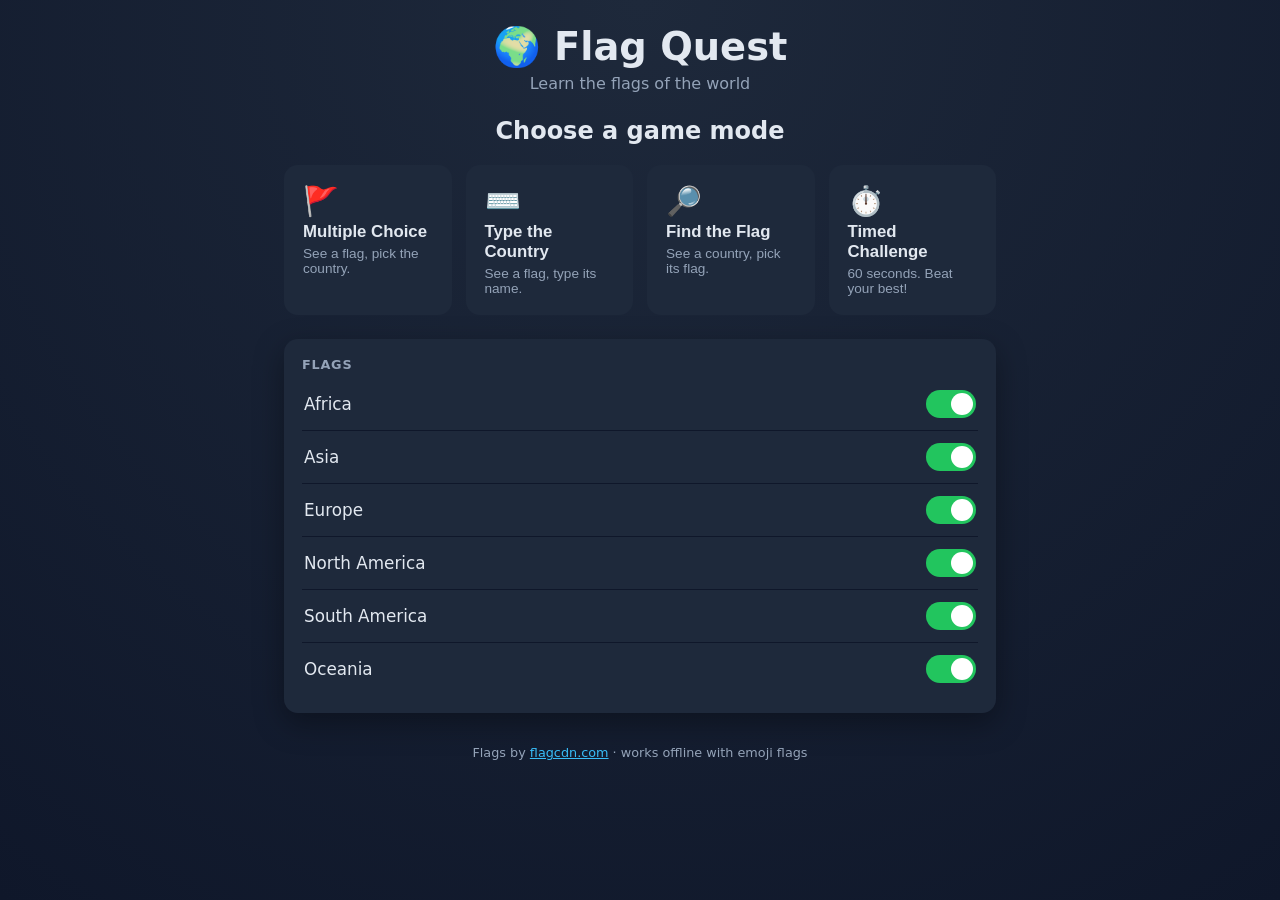
<file: index.html>
<!DOCTYPE html>
<html lang="en">
<head>
  <meta charset="UTF-8" />
  <meta name="viewport" content="width=device-width, initial-scale=1.0, viewport-fit=cover" />
  <meta name="theme-color" content="#0f172a" />
  <title>Flag Quest — Learn the Flags of the World</title>
  <link rel="stylesheet" href="css/styles.css" />
</head>
<body>
  <div class="app">
    <header class="app-header">
      <h1>🌍 Flag Quest</h1>
      <p class="tagline">Learn the flags of the world</p>
    </header>

    <!-- ===================== MENU SCREEN ===================== -->
    <section id="screen-menu" class="screen is-active">
      <h2>Choose a game mode</h2>
      <div class="mode-grid">
        <button class="mode-card" data-mode="choice">
          <span class="mode-icon">🚩</span>
          <span class="mode-title">Multiple Choice</span>
          <span class="mode-desc">See a flag, pick the country.</span>
        </button>
        <button class="mode-card" data-mode="type">
          <span class="mode-icon">⌨️</span>
          <span class="mode-title">Type the Country</span>
          <span class="mode-desc">See a flag, type its name.</span>
        </button>
        <button class="mode-card" data-mode="find">
          <span class="mode-icon">🔎</span>
          <span class="mode-title">Find the Flag</span>
          <span class="mode-desc">See a country, pick its flag.</span>
        </button>
        <button class="mode-card" data-mode="timed">
          <span class="mode-icon">⏱️</span>
          <span class="mode-title">Timed Challenge</span>
          <span class="mode-desc">60 seconds. Beat your best!</span>
        </button>
      </div>

      <div class="settings">
        <h3 class="settings-label flags-heading">Flags</h3>
        <ul class="continent-list">
          <li class="continent-row">
            <label>
              <span>Africa</span>
              <span class="switch">
                <input type="checkbox" data-region="Africa" checked />
                <span class="slider"></span>
              </span>
            </label>
          </li>
          <li class="continent-row">
            <label>
              <span>Asia</span>
              <span class="switch">
                <input type="checkbox" data-region="Asia" checked />
                <span class="slider"></span>
              </span>
            </label>
          </li>
          <li class="continent-row">
            <label>
              <span>Europe</span>
              <span class="switch">
                <input type="checkbox" data-region="Europe" checked />
                <span class="slider"></span>
              </span>
            </label>
          </li>
          <li class="continent-row">
            <label>
              <span>North America</span>
              <span class="switch">
                <input type="checkbox" data-region="North America" checked />
                <span class="slider"></span>
              </span>
            </label>
          </li>
          <li class="continent-row">
            <label>
              <span>South America</span>
              <span class="switch">
                <input type="checkbox" data-region="South America" checked />
                <span class="slider"></span>
              </span>
            </label>
          </li>
          <li class="continent-row">
            <label>
              <span>Oceania</span>
              <span class="switch">
                <input type="checkbox" data-region="Oceania" checked />
                <span class="slider"></span>
              </span>
            </label>
          </li>
        </ul>
        <p id="settings-hint" class="settings-hint" hidden>Pick at least one region to play.</p>
      </div>
    </section>

    <!-- ===================== PLAY SCREEN ===================== -->
    <section id="screen-play" class="screen">
      <div class="play-bar">
        <button id="btn-quit" class="btn-ghost" type="button">← Menu</button>
        <div class="stats">
          <span class="stat">Score <strong id="stat-score">0</strong></span>
          <span class="stat">Streak <strong id="stat-streak">0</strong></span>
          <span class="stat" id="stat-timer-wrap" hidden>Time <strong id="stat-timer">60</strong></span>
          <span class="stat" id="stat-progress-wrap">Q <strong id="stat-progress">1</strong>/<span id="stat-total">10</span></span>
        </div>
      </div>

      <div id="prompt-area" class="prompt-area"></div>
      <div id="answer-area" class="answer-area"></div>
      <div id="feedback" class="feedback" aria-live="polite"></div>
      <button id="btn-next" class="btn-primary" type="button" hidden>Next →</button>
    </section>

    <!-- ===================== RESULT SCREEN ===================== -->
    <section id="screen-result" class="screen">
      <h2>Round complete!</h2>
      <div class="result-card">
        <p class="result-score">You scored <strong id="result-score">0</strong> <span id="result-outof"></span></p>
        <p class="result-best">Best: <strong id="result-best">0</strong> <span id="result-newbest" class="badge" hidden>New best! 🎉</span></p>
      </div>
      <div class="result-actions">
        <button id="btn-again" class="btn-primary" type="button">Play again</button>
        <button id="btn-home" class="btn-ghost" type="button">Back to menu</button>
      </div>
    </section>

    <footer class="app-footer">
      <p>Flags by <a href="https://flagcdn.com" target="_blank" rel="noopener">flagcdn.com</a> · works offline with emoji flags</p>
    </footer>
  </div>

  <script src="js/data.js"></script>
  <script src="js/flags.js"></script>
  <script src="js/game.js"></script>
  <script src="js/ui.js"></script>
  <script>
    // Register the service worker so the game is fully playable offline after
    // the first load. Harmless where unsupported (e.g. file:// in the APK).
    if ("serviceWorker" in navigator) {
      window.addEventListener("load", function () {
        navigator.serviceWorker.register("sw.js").catch(function () {});
      });
    }
  </script>
</body>
</html>
</file>
<file: css/styles.css>
:root {
  --bg: #0f172a;
  --bg-card: #1e293b;
  --bg-card-hover: #334155;
  --accent: #38bdf8;
  --accent-strong: #0ea5e9;
  --text: #e2e8f0;
  --text-dim: #94a3b8;
  --correct: #22c55e;
  --wrong: #ef4444;
  --radius: 14px;
  --shadow: 0 10px 30px rgba(0, 0, 0, 0.35);
}

* {
  box-sizing: border-box;
}

html {
  -webkit-text-size-adjust: 100%;
}

html,
body {
  margin: 0;
  padding: 0;
}

body {
  font-family: system-ui, -apple-system, "Segoe UI", Roboto, sans-serif;
  background: radial-gradient(circle at top, #1e293b, var(--bg));
  color: var(--text);
  min-height: 100vh;
  min-height: 100dvh; /* account for mobile browser chrome */
  overflow-x: hidden;
  -webkit-tap-highlight-color: transparent;
}

.app {
  max-width: 760px;
  margin: 0 auto;
  /* Fluid padding + safe-area insets for notched phones */
  padding: clamp(14px, 4vw, 24px);
  padding-top: max(clamp(14px, 4vw, 24px), env(safe-area-inset-top));
  padding-left: max(clamp(14px, 4vw, 24px), env(safe-area-inset-left));
  padding-right: max(clamp(14px, 4vw, 24px), env(safe-area-inset-right));
  padding-bottom: max(40px, env(safe-area-inset-bottom));
}

.app-header {
  text-align: center;
  margin-bottom: clamp(16px, 4vw, 24px);
}
.app-header h1 {
  font-size: clamp(1.8rem, 7vw, 2.4rem);
  margin: 0;
}
.tagline {
  color: var(--text-dim);
  margin: 4px 0 0;
}

/* ---------------- Screens ---------------- */
.screen {
  display: none;
  animation: fade 0.25s ease;
}
.screen.is-active {
  display: block;
}
@keyframes fade {
  from {
    opacity: 0;
    transform: translateY(6px);
  }
  to {
    opacity: 1;
    transform: none;
  }
}

/* ---------------- Menu ---------------- */
#screen-menu h2 {
  text-align: center;
  font-weight: 600;
}
.mode-grid {
  display: grid;
  grid-template-columns: repeat(auto-fit, minmax(150px, 1fr));
  gap: clamp(10px, 2.5vw, 14px);
  margin-bottom: 24px;
}
.mode-card {
  display: flex;
  flex-direction: column;
  align-items: flex-start;
  gap: 4px;
  background: var(--bg-card);
  border: 1px solid transparent;
  border-radius: var(--radius);
  padding: 18px;
  cursor: pointer;
  color: var(--text);
  text-align: left;
  transition: transform 0.15s, border-color 0.15s, background 0.15s;
}
.mode-card:hover {
  background: var(--bg-card-hover);
  border-color: var(--accent);
  transform: translateY(-2px);
}
.mode-icon {
  font-size: 1.8rem;
}
.mode-title {
  font-weight: 700;
  font-size: 1.05rem;
}
.mode-desc {
  color: var(--text-dim);
  font-size: 0.85rem;
}

/* ---------------- Settings panel ---------------- */
.settings {
  background: var(--bg-card);
  border-radius: var(--radius);
  padding: 18px;
  box-shadow: var(--shadow);
}
.settings-label {
  color: var(--text-dim);
  font-size: 0.8rem;
  font-weight: 700;
  letter-spacing: 0.06em;
  text-transform: uppercase;
}

/* Continent list with toggle switches */
.flags-heading {
  margin: 0 0 6px;
}
.continent-list {
  list-style: none;
  margin: 0;
  padding: 0;
}
.continent-row + .continent-row {
  border-top: 1px solid var(--bg);
}
.continent-row label {
  display: flex;
  align-items: center;
  justify-content: space-between;
  padding: 12px 2px;
  cursor: pointer;
  font-size: 1.05rem;
}

/* iOS-style toggle */
.switch {
  position: relative;
  display: inline-block;
  width: 50px;
  height: 28px;
  flex: none;
}
.switch input {
  position: absolute;
  opacity: 0;
  width: 100%;
  height: 100%;
  margin: 0;
  cursor: pointer;
}
.switch .slider {
  position: absolute;
  inset: 0;
  background: var(--bg-card-hover);
  border-radius: 999px;
  transition: background 0.18s;
}
.switch .slider::before {
  content: "";
  position: absolute;
  width: 22px;
  height: 22px;
  left: 3px;
  top: 3px;
  background: #fff;
  border-radius: 50%;
  transition: transform 0.18s;
}
.switch input:checked + .slider {
  background: var(--correct);
}
.switch input:checked + .slider::before {
  transform: translateX(22px);
}
.switch input:focus-visible + .slider {
  outline: 2px solid var(--accent);
  outline-offset: 2px;
}

.settings-hint {
  color: var(--wrong);
  font-size: 0.9rem;
  text-align: center;
  margin: 12px 0 0;
}

/* ---------------- Play bar ---------------- */
.play-bar {
  display: flex;
  align-items: center;
  justify-content: space-between;
  margin-bottom: 18px;
  gap: 12px;
}
.stats {
  display: flex;
  gap: 16px;
  flex-wrap: wrap;
}
.stat {
  color: var(--text-dim);
  font-size: 0.9rem;
}
.stat strong {
  color: var(--text);
  font-size: 1.05rem;
}

/* ---------------- Prompt / flag ---------------- */
.prompt-area {
  display: flex;
  justify-content: center;
  margin-bottom: 22px;
}
.flag-frame {
  border-radius: var(--radius);
  overflow: hidden;
  box-shadow: var(--shadow);
  background: var(--bg-card);
  line-height: 0;
}
.flag-img {
  display: block;
  width: min(320px, 78vw);
  height: auto;
  max-height: 42vh;
  object-fit: contain;
}
.flag-emoji {
  font-size: clamp(4rem, 22vw, 7rem);
  line-height: 1.2;
  display: inline-block;
  padding: 8px 24px;
}
.find-name {
  font-size: clamp(1.4rem, 6vw, 2rem);
  font-weight: 700;
  text-align: center;
  padding: clamp(18px, 5vw, 24px);
  width: min(320px, 78vw);
  background: var(--bg-card);
  border-radius: var(--radius);
  box-shadow: var(--shadow);
}

/* ---------------- Answers ---------------- */
/* Mobile-first: text options stack in one column for readability; flags use
   two columns. Wider screens get two columns of text options. */
.answer-area {
  display: grid;
  grid-template-columns: 1fr;
  gap: 12px;
  margin-bottom: 16px;
}
.answer-area.flag-options {
  grid-template-columns: repeat(2, 1fr);
}
.option-btn,
.flag-option-btn {
  background: var(--bg-card);
  color: var(--text);
  border: 2px solid transparent;
  border-radius: 12px;
  padding: 16px;
  font-size: 1rem;
  min-height: 52px;
  overflow-wrap: break-word;
  cursor: pointer;
  transition: background 0.15s, border-color 0.15s, transform 0.1s;
}
.option-btn:hover:not(:disabled),
.flag-option-btn:hover:not(:disabled) {
  background: var(--bg-card-hover);
  transform: translateY(-2px);
}
.flag-option-btn {
  padding: 10px;
  line-height: 0;
}
.flag-option-btn .flag-img {
  width: 100%;
  border-radius: 6px;
}
.flag-option-btn .flag-emoji {
  font-size: 4rem;
  padding: 4px;
}
.option-btn:disabled,
.flag-option-btn:disabled {
  cursor: default;
}
.is-correct {
  border-color: var(--correct) !important;
  background: rgba(34, 197, 94, 0.15) !important;
}
.is-wrong {
  border-color: var(--wrong) !important;
  background: rgba(239, 68, 68, 0.15) !important;
}

/* ---------------- Type mode ---------------- */
/* Mobile-first: input and button stack full-width so nothing overflows on
   narrow phones; they sit inline on roomier screens. */
.type-form {
  grid-column: 1 / -1;
  display: flex;
  flex-direction: column;
  gap: 10px;
}
.type-input {
  width: 100%;
  min-width: 0;
  background: var(--bg-card);
  color: var(--text);
  border: 2px solid var(--bg-card-hover);
  border-radius: 12px;
  padding: 14px 16px;
  font-size: 1.1rem;
}
.type-input:focus {
  outline: none;
  border-color: var(--accent);
}
.type-form .btn-primary {
  width: 100%;
  margin: 0;
}
@media (min-width: 480px) {
  .type-form {
    flex-direction: row;
  }
  .type-input {
    flex: 1;
  }
  .type-form .btn-primary {
    width: auto;
  }
}

/* ---------------- Feedback / buttons ---------------- */
.feedback {
  min-height: 1.6rem;
  text-align: center;
  font-weight: 600;
  font-size: 1.1rem;
  margin-bottom: 12px;
}
.feedback.is-correct {
  color: var(--correct);
}
.feedback.is-wrong {
  color: var(--wrong);
}

.btn-primary {
  background: var(--accent-strong);
  color: #04293a;
  border: none;
  border-radius: 12px;
  padding: 14px 22px;
  font-size: 1.05rem;
  font-weight: 700;
  cursor: pointer;
  display: block;
  margin: 0 auto;
  transition: background 0.15s, transform 0.1s;
}
.btn-primary:hover {
  background: var(--accent);
  transform: translateY(-1px);
}
.btn-ghost {
  background: transparent;
  color: var(--text-dim);
  border: 1px solid var(--bg-card-hover);
  border-radius: 10px;
  padding: 8px 14px;
  cursor: pointer;
  font-size: 0.95rem;
}
.btn-ghost:hover {
  color: var(--text);
  border-color: var(--accent);
}

/* ---------------- Result ---------------- */
#screen-result {
  text-align: center;
}
.result-card {
  background: var(--bg-card);
  border-radius: var(--radius);
  padding: 28px;
  box-shadow: var(--shadow);
  margin: 16px 0 24px;
}
.result-score {
  font-size: 1.4rem;
}
.result-score strong {
  font-size: 2.2rem;
  color: var(--accent);
}
.badge {
  display: inline-block;
  background: var(--correct);
  color: #042b13;
  font-weight: 700;
  padding: 2px 10px;
  border-radius: 999px;
  font-size: 0.85rem;
}
.result-actions {
  display: flex;
  gap: 12px;
  justify-content: center;
}
.result-actions .btn-primary {
  margin: 0;
}

/* ---------------- Footer ---------------- */
.app-footer {
  text-align: center;
  margin-top: 32px;
  color: var(--text-dim);
  font-size: 0.8rem;
}
.app-footer a {
  color: var(--accent);
}

/* ---------------- Responsive ---------------- */
/* Roomier screens (tablets, desktop): two columns of text answers. */
@media (min-width: 480px) {
  .answer-area {
    grid-template-columns: repeat(2, 1fr);
  }
}

/* Short or landscape phones: keep the flag from filling the viewport. */
@media (max-height: 520px) and (orientation: landscape) {
  .flag-img {
    max-height: 56vh;
  }
  .flag-emoji {
    font-size: clamp(3rem, 26vh, 6rem);
  }
  .app-header {
    margin-bottom: 10px;
  }
}

/* Very small phones: let action buttons wrap instead of overflowing. */
@media (max-width: 360px) {
  .result-actions {
    flex-wrap: wrap;
  }
  .stat {
    font-size: 0.82rem;
  }
}
</file>
